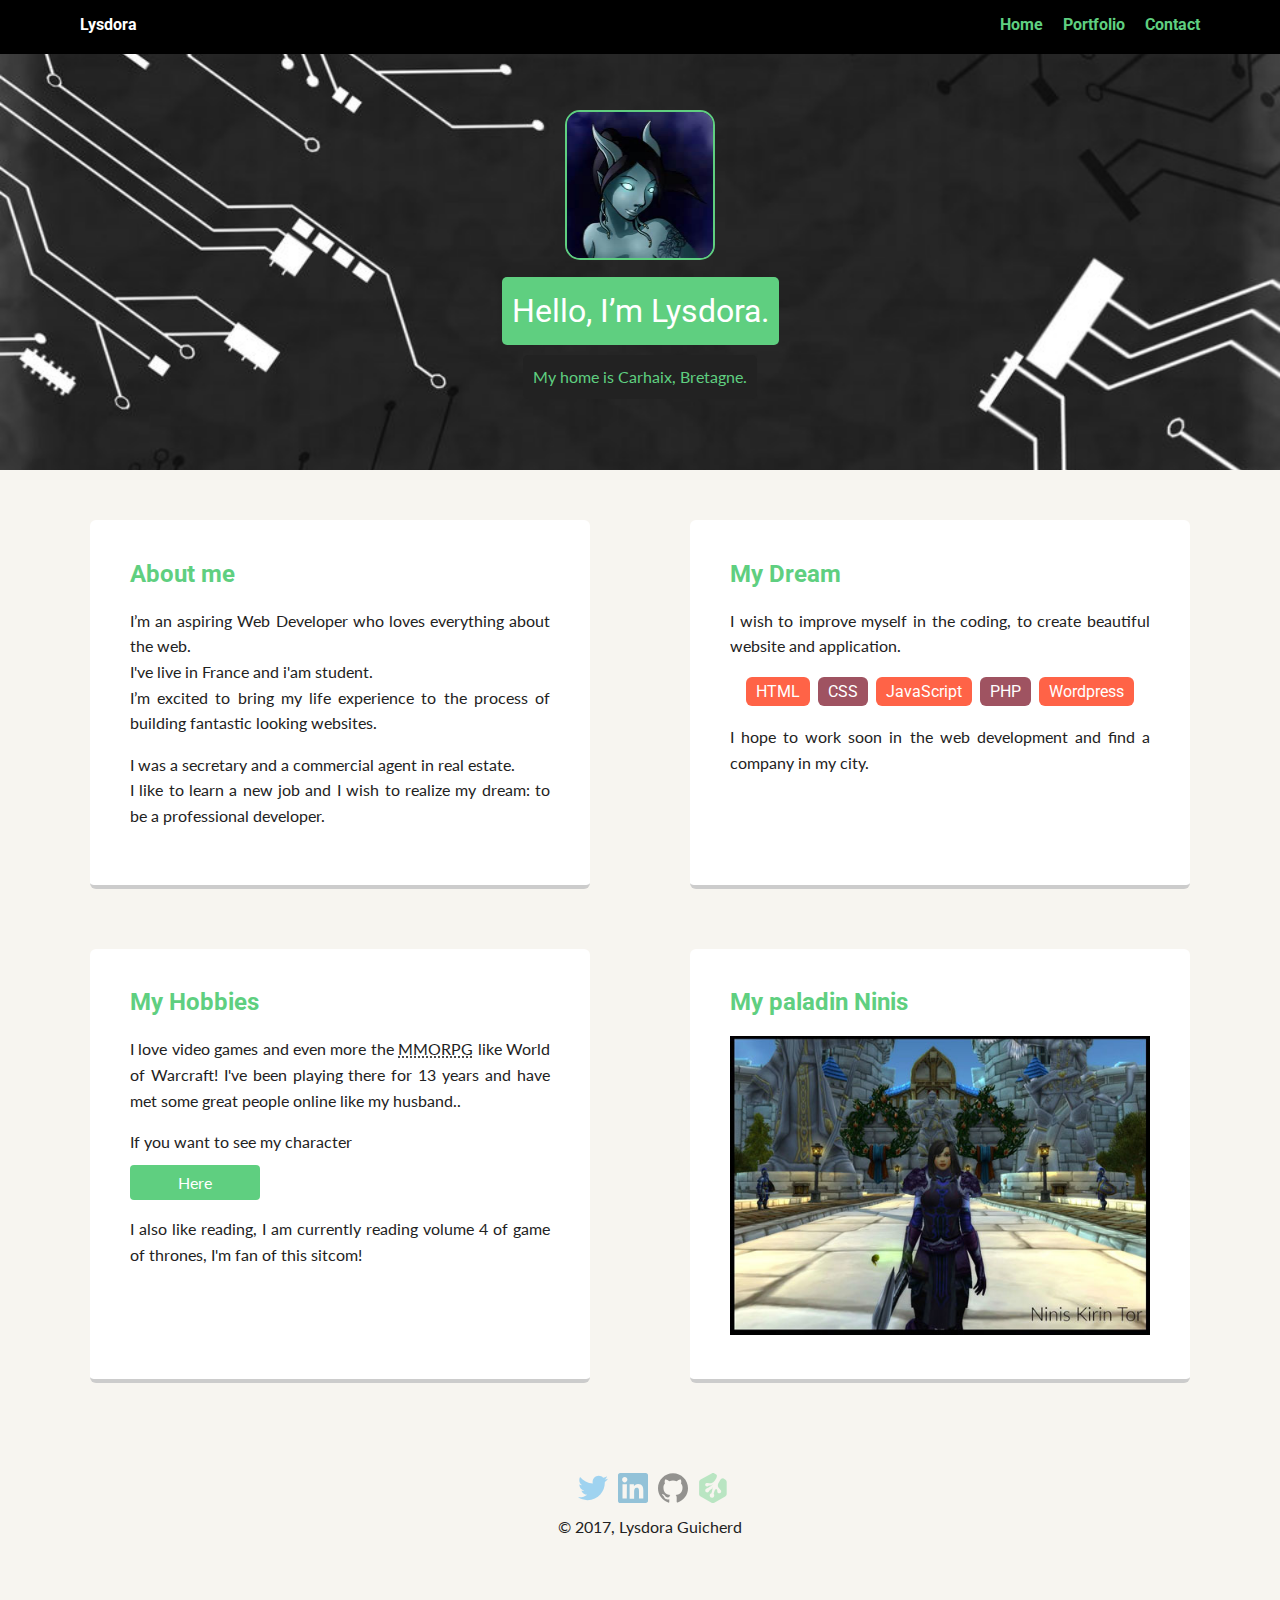
<file: index.html>
<!doctype html>
<html lang="en">

<head>
  <meta charset="utf-8">
  <title>Lysdora Guicherd Profile</title>
  <meta name="viewport" content="width=device-width, initial-scale=1.0">
  <link rel="stylesheet" href="styles.css">
  <link href="https://fonts.googleapis.com/css?family=Muli%7CRoboto:400,300,500,700,900" rel="stylesheet">
  <link href="https://fonts.googleapis.com/css?family=Lato" rel="stylesheet">
</head>

<body>

  <div class="main-nav">
    <ul class="nav">
      <li class="name">Lysdora</li>
      <li><a href="index.html">Home</a></li>
      <li><a href="portfolio.html">Portfolio</a></li>
      <li><a href="contact.html">Contact</a></li>
    </ul>
  </div>

  <header>
    <img src="images/lysdora.jpg" alt="Drawing of Lysdora Guicherd" class="profile-image">
    <h1 class="tag name">Hello, I’m Lysdora.</h1>
    <p class="tag location">My home is Carhaix, Bretagne.</p>
  </header>

  <main class="flex">
    <div class="card">
      <h2>About me</h2>
      <p>I’m an aspiring Web Developer who loves everything about the web.<br> I've live in France and i'am student.<br> I’m excited to bring my life experience to the process of building fantastic looking websites.</p>
      <p>
        I was a secretary and a commercial agent in real estate.<br> I like to learn a new job and I wish to realize my dream: to be a professional developer.</p>

    </div>

    <div class="card">
      <h2>My Dream</h2>
      <p>
I wish to improve myself in the coding, to create beautiful website and application.</p>
      <ul class="skills">
        <li>HTML</li>
        <li>CSS</li>
        <li>JavaScript</li>
        <li>PHP</li>
        <li>Wordpress</li>
      </ul>
      <p>
I hope to work soon in the web development and find a company in my city.</p>
    </div>

    <div class="card">
      <h2>My Hobbies</h2>
      <p>
        I love video games and even more the <abbr title="Massively multiplayer online role-playing game">MMORPG</abbr>  like World of Warcraft! I've been playing there for 13 years and have met some great people online like my husband..
      </p>

      <p>
        If you want to see my character
        <a href="https://worldofwarcraft.com/fr-fr/character/kirin-tor/ninis" class="btn-perso">Here</a>
      </p>

      <p>
        I also like reading, I am currently reading volume 4 of game of thrones, I'm fan of this sitcom!
      </p>

    </div>

    <div class="card">
      <h2>My paladin Ninis</h2>
  <a href="http://www.hostingpics.net/viewer.php?id=573102lysdorawowkirintor.jpg" target="_blank"><img src="images/ninis.jpg" class="img-wow" alt="my personnage in game"></a>
    </div>





  </main>
  <footer>
    <ul>
      <li><a href="https://twitter.com/Lysdora_Safae?lang=fr" class="social twitter" target="_blank">Twitter</a></li>
      <li><a href="https://www.linkedin.com/in/lysdora-guicherd/" class="social linkedin" target="_blank">LinkedIn</a></li>
      <li><a href="https://github.com/Lysdora" class="social github" target="_blank">Github</a></li>
      <li><a href="https://teamtreehouse.com/lysdora" class="social treehouse" target="_blank">Treehouse</a></li>
    </ul>
    <p class="copyright">&copy; 2017, Lysdora Guicherd</p>
  </footer>
</body>

</html>
</file>
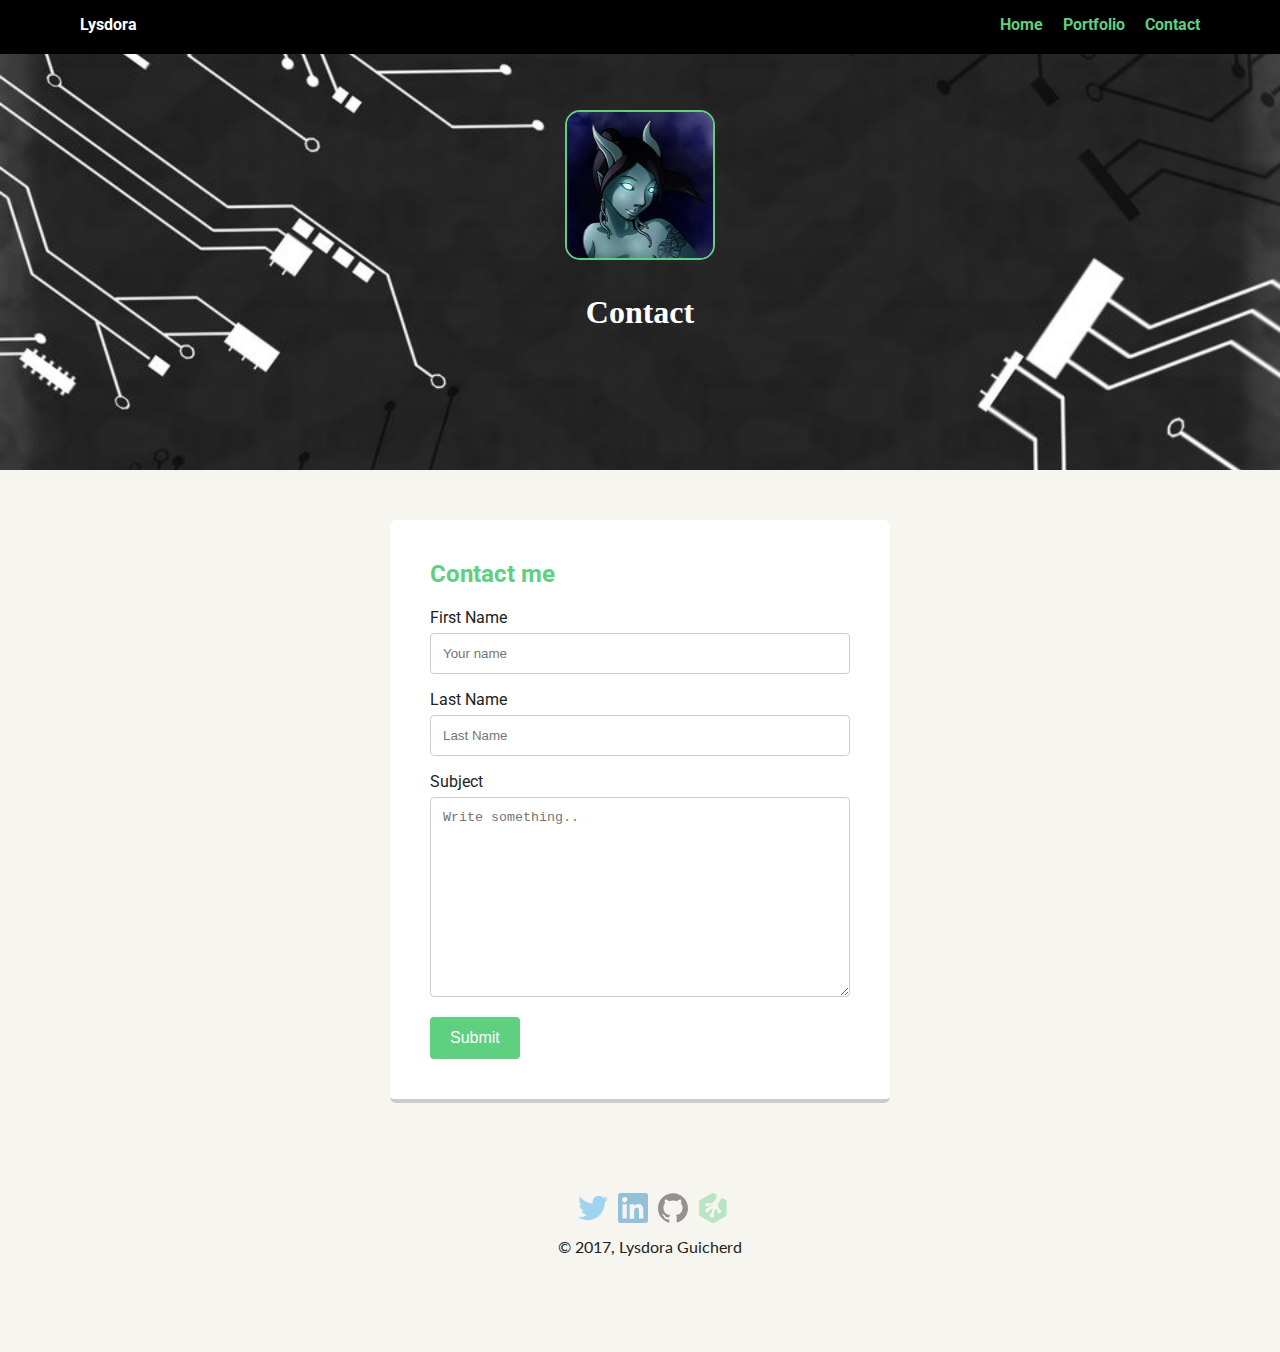
<file: contact.html>
<!doctype html>
<html lang="en">

<head>
  <meta charset="utf-8">
  <title>Lysdora Guicherd Profile</title>
  <meta name="viewport" content="width=device-width, initial-scale=1.0">
  <link rel="stylesheet" href="styles.css">
  <link href="https://fonts.googleapis.com/css?family=Muli%7CRoboto:400,300,500,700,900" rel="stylesheet">
  <link href="https://fonts.googleapis.com/css?family=Lato" rel="stylesheet">
</head>

<body>

  <div class="main-nav">
    <ul class="nav">
      <li class="name">Lysdora</li>
      <li><a href="index.html">Home</a></li>
      <li><a href="portfolio.html">Portfolio</a></li>
      <li><a href="contact.html">Contact</a></li>
    </ul>
  </div>

  <header>
    <img src="images/lysdora.jpg" alt="Drawing of Lysdora Guicherd" class="profile-image">
    <h1 class="heading-portfolio">Contact</h1>
  </header>

  <main class="flex">
    <div class="card">
      <h2>Contact me</h2>
      <form action="mailto:test@gmail.com">
        <label for="fname">First Name</label>
        <input type="text" id="fname" name="fname" placeholder="Your name">

        <label for="lname">Last Name</label>
        <input type="text" id="lname" name="lname" placeholder="Last Name">

        <label for="subject">Subject</label>
        <textarea id="subject" name="subject" placeholder="Write something.." style="height:200px"></textarea>

        <input type="submit" value="Submit">
      </form>

    </div>







  </main>
  <footer>
    <ul>
      <li><a href="https://twitter.com/Lysdora_Safae?lang=fr" class="social twitter" target="_blank">Twitter</a></li>
      <li><a href="https://www.linkedin.com/in/lysdora-guicherd/" class="social linkedin" target="_blank">LinkedIn</a></li>
      <li><a href="https://github.com/Lysdora" class="social github" target="_blank">Github</a></li>
      <li><a href="https://teamtreehouse.com/lysdora" class="social treehouse" target="_blank">Treehouse</a></li>
    </ul>
    <p class="copyright">&copy; 2017, Lysdora Guicherd</p>
  </footer>
</body>

</html>
</file>
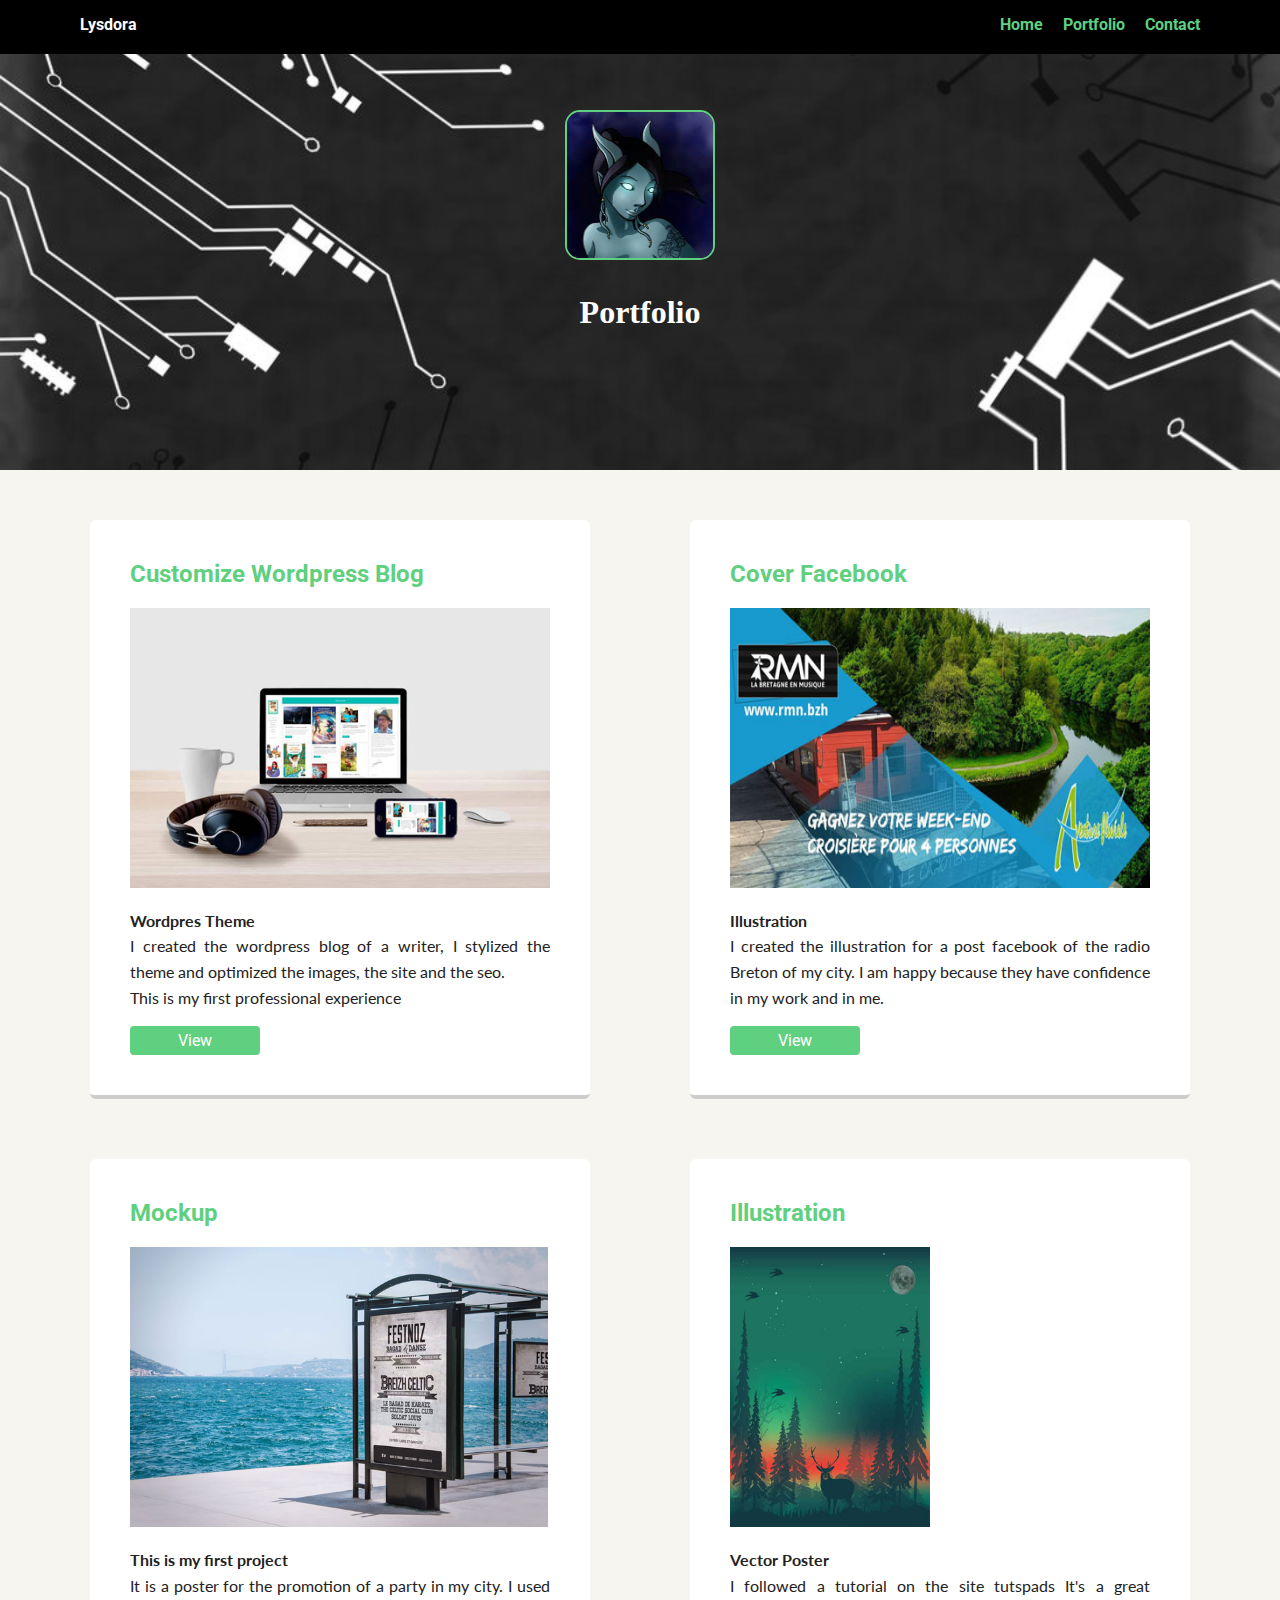
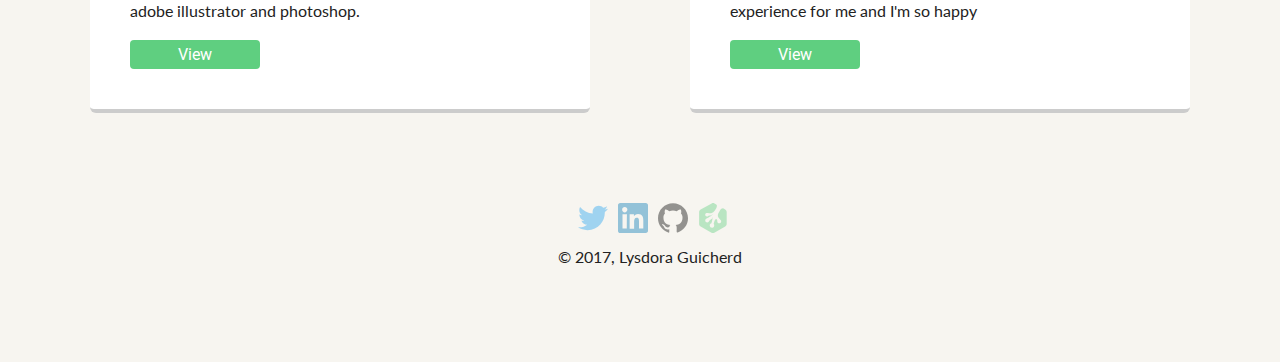
<file: portfolio.html>
<!doctype html>
<html lang="en">

<head>
  <meta charset="utf-8">
  <title>Lysdora Guicherd Profile</title>
  <meta name="viewport" content="width=device-width, initial-scale=1.0">
  <link rel="stylesheet" href="styles.css">
  <link href="https://fonts.googleapis.com/css?family=Muli%7CRoboto:400,300,500,700,900" rel="stylesheet">
  <link href="https://fonts.googleapis.com/css?family=Lato" rel="stylesheet">


</head>

<body>

  <div class="main-nav">
    <ul class="nav">
      <li class="name">Lysdora</li>
      <li><a href="index.html">Home</a></li>
      <li><a href="portfolio.html">Portfolio</a></li>
      <li><a href="contact.html">Contact</a></li>
    </ul>
  </div>

  <header>
    <img src="images/lysdora.jpg" alt="Drawing of Lysdora Guicherd" class="profile-image">
    <h1 class="heading-portfolio">Portfolio</h1>

  </header>

  <main class="flex">

    <div class="card">



      <h2>Customize Wordpress Blog</h2>
      <a href="http://hpics.li/f804dc5" target="_blank"><img src="images/ecume-des-livres.jpg" alt="blog l'ecume des livres" class="item-portfolio"></a>
      <p><strong>Wordpres Theme</strong><br />I created the wordpress blog of a writer, I stylized the theme and optimized the images, the site and the seo.<br /> This is my first professional experience</p>

      <a href="https://stephanemanfredo.com/" class="btn-perso" target="_blank">View</a>



    </div>
    <div class="card">
      <h2>Cover Facebook</h2>
      <a href="http://hpics.li/aaa4bb9" target="_blank"><img src="images/rmn-cover-facebook.jpg" alt="rmn-cover-facebook" class="item-portfolio"></a>
      <p><strong>Illustration<br></strong>I created the illustration for a post facebook of the radio Breton of my city. I am happy because they have confidence in my work and in me.</p>

      <a href="https://www.facebook.com/rmnfm/photos/a.10150608322878195.391335.176710193194/10154997971133195/?type=1&theater" class="btn-perso" target="_blank">View</a>

    </div>

    <div class="card">
      <h2>Mockup</h2>
      <a href="http://hpics.li/aa81302"><img src="images/carhaix-festnoz-promo.jpg" alt="carhaix festnoz promo" class="item-portfolio"></a>
      <p><strong>This is my first project</strong><br> It is a poster for the promotion of a party in my city. I used adobe illustrator and photoshop.</p>
      <a href="http://hpics.li/60fdb8e" class="btn-perso" target="_blank">View</a>

    </div>

    <div class="card">
      <h2>Illustration</h2>
      <a href="http://hpics.li/e69a539" target="_blank"><img src="images/montage-paysage.jpg" alt="illustration animal forest" class="item-portfolio"></a>
      <p><strong>Vector Poster</strong><br> I followed a tutorial on the site tutspads It's a great experience for me and I'm so happy</p>
      <a href="https://www.tutpad.com/project/Lysdora/vector-poster-by-lysdora" class="btn-perso" target="_blank">View</a>

    </div>









  </main>
  <footer>
    <ul>
      <li><a href="https://twitter.com/Lysdora_Safae?lang=fr" class="social twitter" target="_blank">Twitter</a></li>
      <li><a href="https://www.linkedin.com/in/lysdora-guicherd/" class="social linkedin" target="_blank">LinkedIn</a></li>
      <li><a href="https://github.com/Lysdora" class="social github" target="_blank">Github</a></li>
      <li><a href="https://teamtreehouse.com/lysdora" class="social treehouse" target="_blank">Treehouse</a></li>
    </ul>
    <p class="copyright">&copy; 2017, Lysdora Guicherd</p>
  </footer>
</body>

</html>
</file>
<file: styles.css>
/* Global Layout Set-up */
* {
  box-sizing: border-box;
}

body {
  margin: 0;
  padding: 0;
  text-align: center;
  font-family: 'Roboto', sans-serif;
  color: #222;
  background: #f7f5f0;
}
/* Link Styles */

a {
  text-decoration: none;
  color: #5fcf80;
}
a:hover {
  color: #6633ff;
}

/* helpers Class */

.mb {
  margin-bottom: 10px;
}
/* Paragraph Styles */

p {
  font-family: 'Lato', sans-serif;
  text-align: justify;

}

/* style image world of warcraft profile */
.img-wow {
  max-width: 100%;
}


/* Heading Styles */

h2 {
  color: #5fcf80;
}

.heading-portfolio {
  font-family: cursive;
  color: white;
}

.heading-portfolio:hover {
  color: #5fcf80;
}

/* Button style */

.btn-perso {
  display: block;
  border: none;
  padding: 5px 10px;
  margin-bottom: 0;
  margin-top: 10px;
  font-size: 16px;
  font-weight: normal;
  text-align: center;
  cursor: pointer;
  border-radius: 4px;
  color: white;
  background-color: #5fcf80;
  width: 130px;
}

.btn-perso:hover {
  background-color: transparent;
  color:#5fcf80;
  border: #5fcf80 2px solid;
}

/* Portfolio item Styles */

.item-portfolio {
  max-width: 100%;
  height: 280px

}

/* Form contact */

input[type=text], select, textarea {
    width: 100%;
    padding: 12px;
    border: 1px solid #ccc;
    border-radius: 4px;
    margin-top: 6px;
    margin-bottom: 16px;
    resize: vertical
}


input[type=submit] {
    background-color: #5fcf80;
    color: white;
    padding: 12px 20px;
    border: none;
    border-radius: 4px;
    cursor: pointer;
    font-size: 16px;
}

/* When moving the mouse over the submit button, add a darker green color */
input[type=submit]:hover {
    background-color: white;
    color: #5fcf80;
}




/* Section Styles */

.main-nav {
  width: 100%;
  background: black;
  min-height: 30px;
  padding: 10px;
  position: fixed;
  text-align: center;
}
.nav {
  display: flex;
  justify-content: space-around;
  font-weight: 700;
  list-style-type: none;
  margin: 0 auto;
  padding: 0;
}

.nav .name {
    display: block;
    margin-right: auto;
    color: white;
}
.nav li {
  padding: 5px 10px 10px 10px;
}
.nav a {
  transition: all .5s;
}
.nav a:hover {
  color: white
}

header {
  text-align: center;
  /* Change the image header */
  background: url('images/bg-header.jpg') no-repeat top center;
  background-size: cover;
  overflow: hidden;
  padding-top: 60px;
}
header {
  line-height: 1.5;
}
/* personnalise profile-image */
header .profile-image {
  margin-top: 50px;
  width: 150px;
  height: 150px;
  border-radius: 10%;
  border: 2px solid #5fcf80;
  transition: all .5s;
}
header .profile-image:hover {
  transform: scale(1.2) rotate(5deg);
  filter: grayscale(50);

}


.tag {
  background-color: #5fcf80;
  color: white;
  padding: 10px;
  border-radius: 5px;
  display: table;
  margin: 10px auto;
  font-weight: 400;
}
.location {
  background-color: #222;
  color: #5fcf80;
}
.card {
  margin: 30px;
  padding: 20px 40px 40px;
  max-width: 500px;
  text-align: left;
  background: #fff;
  border-bottom: 4px solid #ccc;
  border-radius: 6px;
  transition: all .5s;
}
.card:hover {
  border-color: #5fcf80;
}

ul.skills {
  padding: 0;
  text-align: center;
}

.skills li {
  border-radius: 6px;
  display: inline-block;
  background: #9f5361;
  color: white;
  padding: 5px 10px;
  margin: 2px;
}

.skills li:hover {
  background: pink;
}

.skills li:nth-child(odd) {
  background: tomato;
}

.skills li:nth-child(odd):hover {
  background: #9f5361;
}

footer {
  width: 100%;
  min-height: 30px;
  padding: 20px 0 40px 20px;

}

footer .copyright {
  top: -8px;
  font-size: .75em;
  text-align: center;
}

footer ul {
  list-style-type: none;
  margin: 0;
  padding: 0;
}

footer ul li {
  display: inline-block;
}

a.social {
  display: inline-block;
  text-indent: -9999px;
  margin-left: 5px;
  width: 30px;
  height: 30px;
  background-size: 30px 30px;
  opacity: .4;
  transition: all .5s;
}
a.twitter {
  background-image: url(images/icon-twitter.svg);
}
a.linkedin {
  background-image: url(images/icon-linkedin.svg);
}
a.github {
  background-image: url(images/icon-github.svg);
}
a.treehouse {
  background-image: url(images/treehouse.svg);
}
a.social:hover {
  opacity: 1;
}
.clearfix {
  clear: both;
}




/* Styles for larger screens */
@media screen and (min-width: 320px) {

  .flex {
        /* TWEENER - IE 10 */
      display: flex;
      flex-wrap: wrap;
      max-width: 1200px;
      justify-content:space-around;
      margin: 0 auto;
      /* test flexbox */

  }

  header {
    min-height: 470px;
  }

  .nav {
    max-width: 1200px;
    padding: 0 30px;
  }


  main {
    padding-top: 20px;
  }

  main p {
    line-height: 1.6em;
  }

  footer {
    font-size: 1.3em;
    max-width: 1200px;
    margin: 40px auto;
  }

}
</file>
